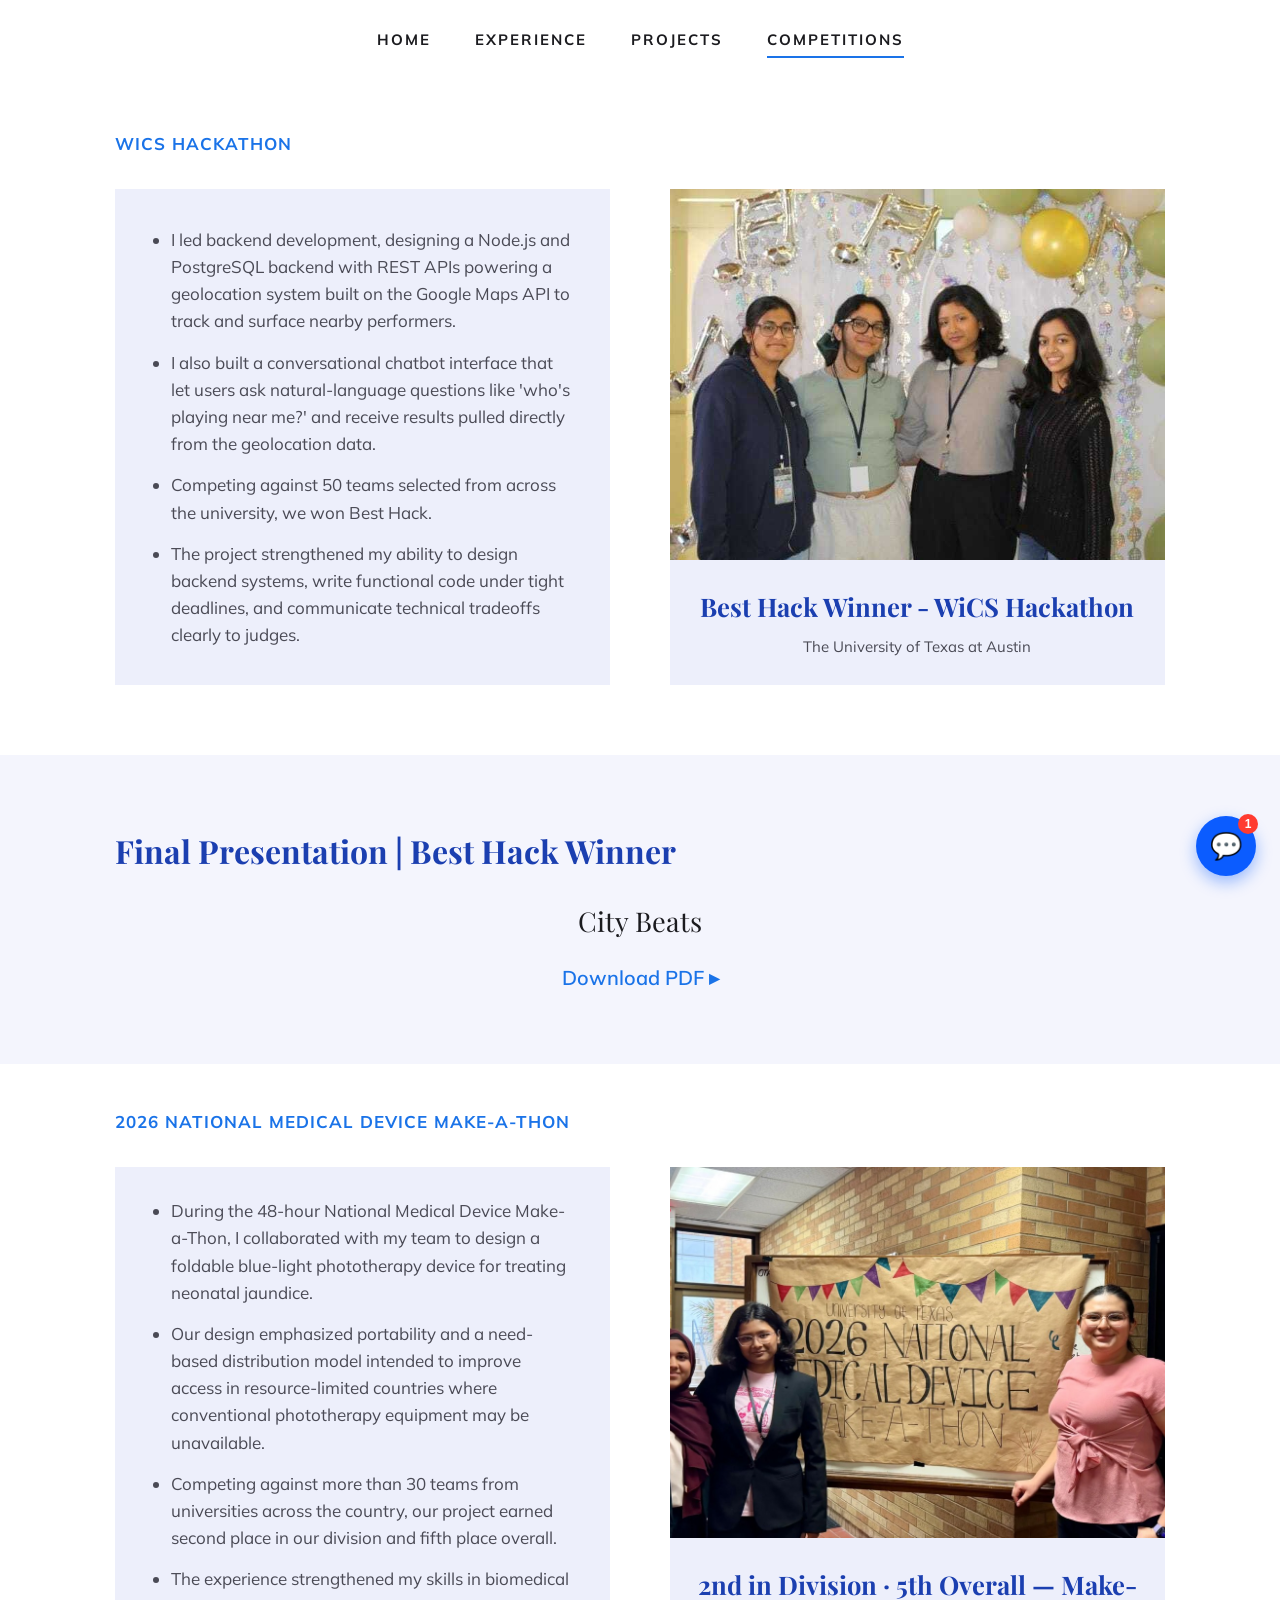
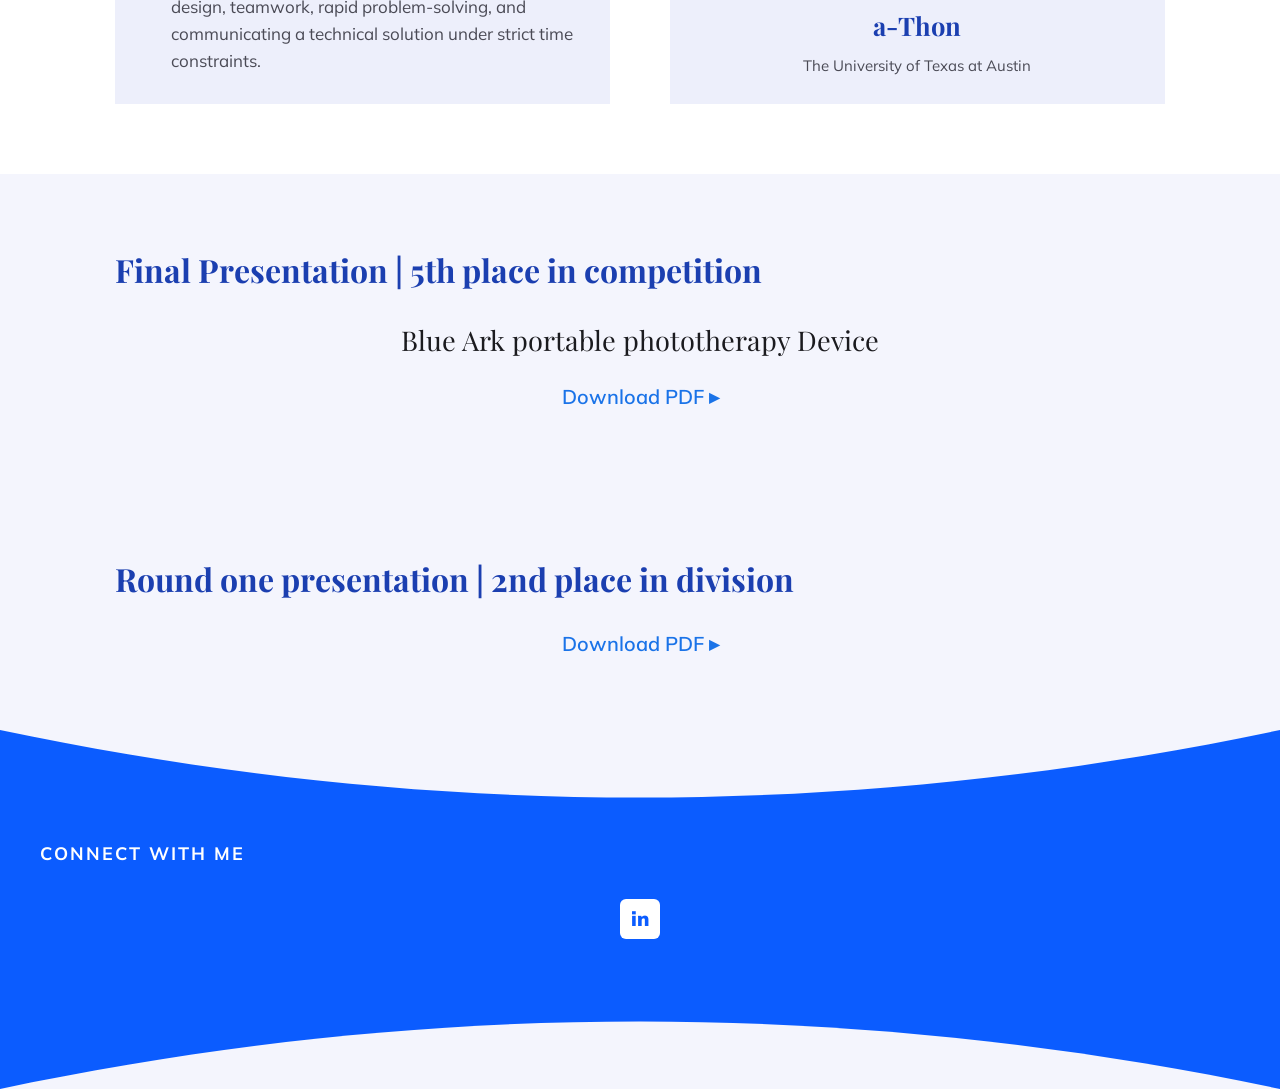
<file: competitions.html>
<!--
  ============================================================
  Competition page — "WiCS Hackathon"
  A standalone page that reuses the site's shared styles
  (styles.css) and chat behavior (script.js), and adds its own
  section styles from competitions.css. Section order:
    1. Hero banner        (tagline · title · subtitle)
    2. Full-width intro    (subheading + paragraph)
    3. Two columns         (role text  |  team photo + caption)
    4. Final presentation  (centered band + Download PDF)
  ============================================================
-->
<!DOCTYPE html>
<html lang="en">
<head>
  <meta charset="UTF-8" />
  <meta name="viewport" content="width=device-width, initial-scale=1.0" />
  <title>WiCS Hackathon</title>

  <!-- Same Google Fonts as the rest of the site -->
  <link rel="preconnect" href="https://fonts.googleapis.com" />
  <link rel="preconnect" href="https://fonts.gstatic.com" crossorigin />
  <link
    href="https://fonts.googleapis.com/css2?family=Mulish:wght@400;600;700&family=Playfair+Display:wght@700;900&display=swap"
    rel="stylesheet"
  />

  <!-- Shared site styles, then this page's own styles -->
  <link rel="stylesheet" href="styles.css" />
  <link rel="stylesheet" href="competitions.css" />
</head>

<body>

  <!-- ============================================================
       NAV BAR  (same as the landing page; links point back to it)
       ============================================================ -->
  <header class="site-nav">
    <nav class="nav-links">
      <a href="index.html" class="nav-link">Home</a>
      <a href="experience.html" class="nav-link">Experience</a>
      <a href="projects.html" class="nav-link">Projects</a>
      <a href="competitions.html" class="nav-link is-active">Competitions</a>
    </nav>
  </header>


  <!-- ============================================================
       TAGLINE  (sits directly above the two-column block below)
       ============================================================ -->
  <section class="comp-hero">
    <p class="comp-hero__eyebrow">WiCS Hackathon</p>
  </section>


  <!-- ============================================================
       3. TWO COLUMNS — role text (left) + team photo (right)
       ============================================================ -->
  <section class="comp-role">
    <div class="comp-role__inner">
      <!-- Left: my role.
           (You mentioned underlining asterisk-wrapped words, but the text
           you sent had no asterisks — so nothing is underlined yet. To
           underline a phrase, wrap it like <span class="u">phrase</span>.) -->
      <div class="comp-role__text">
        <ul class="comp-role__list">
          <li>I led backend development, designing a Node.js and PostgreSQL backend with REST APIs powering a geolocation system built on the Google Maps API to track and surface nearby performers.</li>
          <li>I also built a conversational chatbot interface that let users ask natural-language questions like 'who's playing near me?' and receive results pulled directly from the geolocation data.</li>
          <li>Competing against 50 teams selected from across the university, we won Best Hack.</li>
          <li>The project strengthened my ability to design backend systems, write functional code under tight deadlines, and communicate technical tradeoffs clearly to judges.</li>
        </ul>
      </div>

      <!-- Right: team photo + caption. Drop your image at assets/wics-team-photo.jpg
           (a gray placeholder shows until then). -->
      <div class="comp-role__photo">
        <img
          src="assets/wics-team-photo.jpg"
          alt="WiCS Hackathon team — Best Hack winners"
          onerror="this.onerror=null; this.src='data:image/svg+xml,%3Csvg xmlns=%22http://www.w3.org/2000/svg%22 width=%27800%27 height=%27500%27%3E%3Crect width=%27100%25%27 height=%27100%25%27 fill=%27%23dfe3f5%27/%3E%3Ctext x=%2750%25%27 y=%2750%25%27 font-family=%27sans-serif%27 font-size=%2724%27 fill=%27%236b7280%27 text-anchor=%27middle%27%3EAdd assets/wics-team-photo.jpg%3C/text%3E%3C/svg%3E';"
        />
        <div class="comp-role__caption">
          <p class="comp-role__caption-title">Best Hack Winner - WiCS Hackathon</p>
          <p class="comp-role__caption-sub">The University of Texas at Austin</p>
        </div>
      </div>
    </div>
  </section>


  <!-- ============================================================
       4. FINAL PRESENTATION  (centered full-width band)
       ============================================================ -->
  <section class="comp-final">
    <h2 class="comp-final__heading">Final Presentation | Best Hack Winner</h2>
    <p class="comp-final__project">City Beats</p>
    <p class="comp-final__download">
      <!-- Placeholder link — drop the real file at assets/city-beats-presentation.pdf -->
      <a href="assets/city-beats-presentation.pdf" download>Download PDF &#9656;</a>
    </p>
  </section>


  <!-- ============================================================
       COMPETITION 2 — 2026 National Medical Device Make-a-Thon
       Reuses the exact same classes/styling as the WiCS event above,
       so the format matches. The WiCS event is left untouched.
       ============================================================ -->
  <section class="comp-hero">
    <p class="comp-hero__eyebrow">2026 National Medical Device Make-a-Thon</p>
  </section>

  <section class="comp-role">
    <div class="comp-role__inner">
      <div class="comp-role__text">
        <ul class="comp-role__list">
          <li>During the 48-hour National Medical Device Make-a-Thon, I collaborated with my team to design a foldable blue-light phototherapy device for treating neonatal jaundice.</li>
          <li>Our design emphasized portability and a need-based distribution model intended to improve access in resource-limited countries where conventional phototherapy equipment may be unavailable.</li>
          <li>Competing against more than 30 teams from universities across the country, our project earned second place in our division and fifth place overall.</li>
          <li>The experience strengthened my skills in biomedical design, teamwork, rapid problem-solving, and communicating a technical solution under strict time constraints.</li>
        </ul>
      </div>

      <div class="comp-role__photo">
        <img
          src="assets/makeathon-team-photo.jpg"
          alt="National Medical Device Make-a-Thon team"
          onerror="this.onerror=null; this.src='data:image/svg+xml,%3Csvg xmlns=%22http://www.w3.org/2000/svg%22 width=%27800%27 height=%27500%27%3E%3Crect width=%27100%25%27 height=%27100%25%27 fill=%27%23dfe3f5%27/%3E%3Ctext x=%2750%25%27 y=%2750%25%27 font-family=%27sans-serif%27 font-size=%2724%27 fill=%27%236b7280%27 text-anchor=%27middle%27%3EAdd assets/makeathon-team-photo.jpg%3C/text%3E%3C/svg%3E';"
        />
        <div class="comp-role__caption">
          <p class="comp-role__caption-title">2nd in Division &middot; 5th Overall &mdash; Make-a-Thon</p>
          <p class="comp-role__caption-sub">The University of Texas at Austin</p>
        </div>
      </div>
    </div>
  </section>

  <!-- Presentation 1 (Final) -->
  <section class="comp-final">
    <h2 class="comp-final__heading">Final Presentation | 5th place in competition</h2>
    <p class="comp-final__project">Blue Ark portable phototherapy Device</p>
    <p class="comp-final__download">
      <!-- Placeholder link — drop the real file at assets/makeathon-final-presentation.pdf -->
      <a href="assets/makeathon-final-presentation.pdf" download>Download PDF &#9656;</a>
    </p>
  </section>

  <!-- Presentation 2 (Round One) -->
  <section class="comp-final">
    <h2 class="comp-final__heading">Round one presentation | 2nd place in division</h2>
    <p class="comp-final__download">
      <!-- Placeholder link — drop the real file at assets/makeathon-round-one-presentation.pdf -->
      <a href="assets/makeathon-round-one-presentation.pdf" download>Download PDF &#9656;</a>
    </p>
  </section>


  <!-- ============================================================
       FOOTER  (same as the landing page)
       ============================================================ -->
  <footer class="site-footer">
    <svg class="footer__wave-top" viewBox="0 0 1440 120" preserveAspectRatio="none" aria-hidden="true">
      <path d="M0,0 C480,120 960,120 1440,0 L1440,0 L0,0 Z" fill="#f4f5fd"></path>
    </svg>

    <div class="footer__content">
      <p class="footer__title">Connect With Me</p>
      <div class="footer__socials">
        <a href="https://www.linkedin.com/in/your-linkedin" class="footer__social" target="_blank" rel="noopener" aria-label="LinkedIn">
          <span class="footer__social-icon">in</span>
        </a>
      </div>
    </div>

    <svg class="footer__wave-bottom" viewBox="0 0 1440 120" preserveAspectRatio="none" aria-hidden="true">
      <path d="M0,120 C480,0 960,0 1440,120 L1440,120 L0,120 Z" fill="#f4f5fd"></path>
    </svg>
  </footer>


  <!-- ============================================================
       CHAT WIDGET  (same as the landing page)
       ============================================================ -->
  <div class="chat" id="chat">
    <div class="chat-window" id="chatWindow" hidden>
      <div class="chat-header">
        <span class="chat-header__back" aria-hidden="true">&#8249;</span>
        <span class="chat-header__title">Contact Us</span>
        <span class="chat-header__min" aria-hidden="true">&#8964;</span>
      </div>

      <div class="chat-intro">
        <div class="chat-avatar" aria-hidden="true">&#128100;</div>
        <p class="chat-intro__text">We'll respond as soon as we can.</p>
      </div>

      <div class="chat-body" id="chatBody">
        <div class="chat-row chat-row--host">
          <div class="chat-avatar chat-avatar--small" aria-hidden="true">&#128100;</div>
          <div class="chat-bubble-wrap">
            <div class="chat-bubble chat-bubble--host">Let me know if you have any questions!</div>
            <p class="chat-meta">Avika Aggarwal | Computer Science &amp; Mathematics <span id="chatTime"></span></p>
          </div>
        </div>
      </div>

      <form class="chat-input" id="chatForm">
        <input
          type="text"
          id="chatInput"
          class="chat-input__field"
          placeholder="Enter your question or message here"
          autocomplete="off"
        />
        <button type="submit" class="chat-input__send" aria-label="Send message">&#10148;</button>
      </form>
    </div>

    <button class="chat-launcher" id="chatLauncher" aria-label="Open chat">
      <span class="chat-launcher__icon" id="chatLauncherIcon">&#128172;</span>
      <span class="chat-launcher__badge" id="chatBadge">1</span>
    </button>
  </div>

  <script src="script.js"></script>
</body>
</html>
</file>
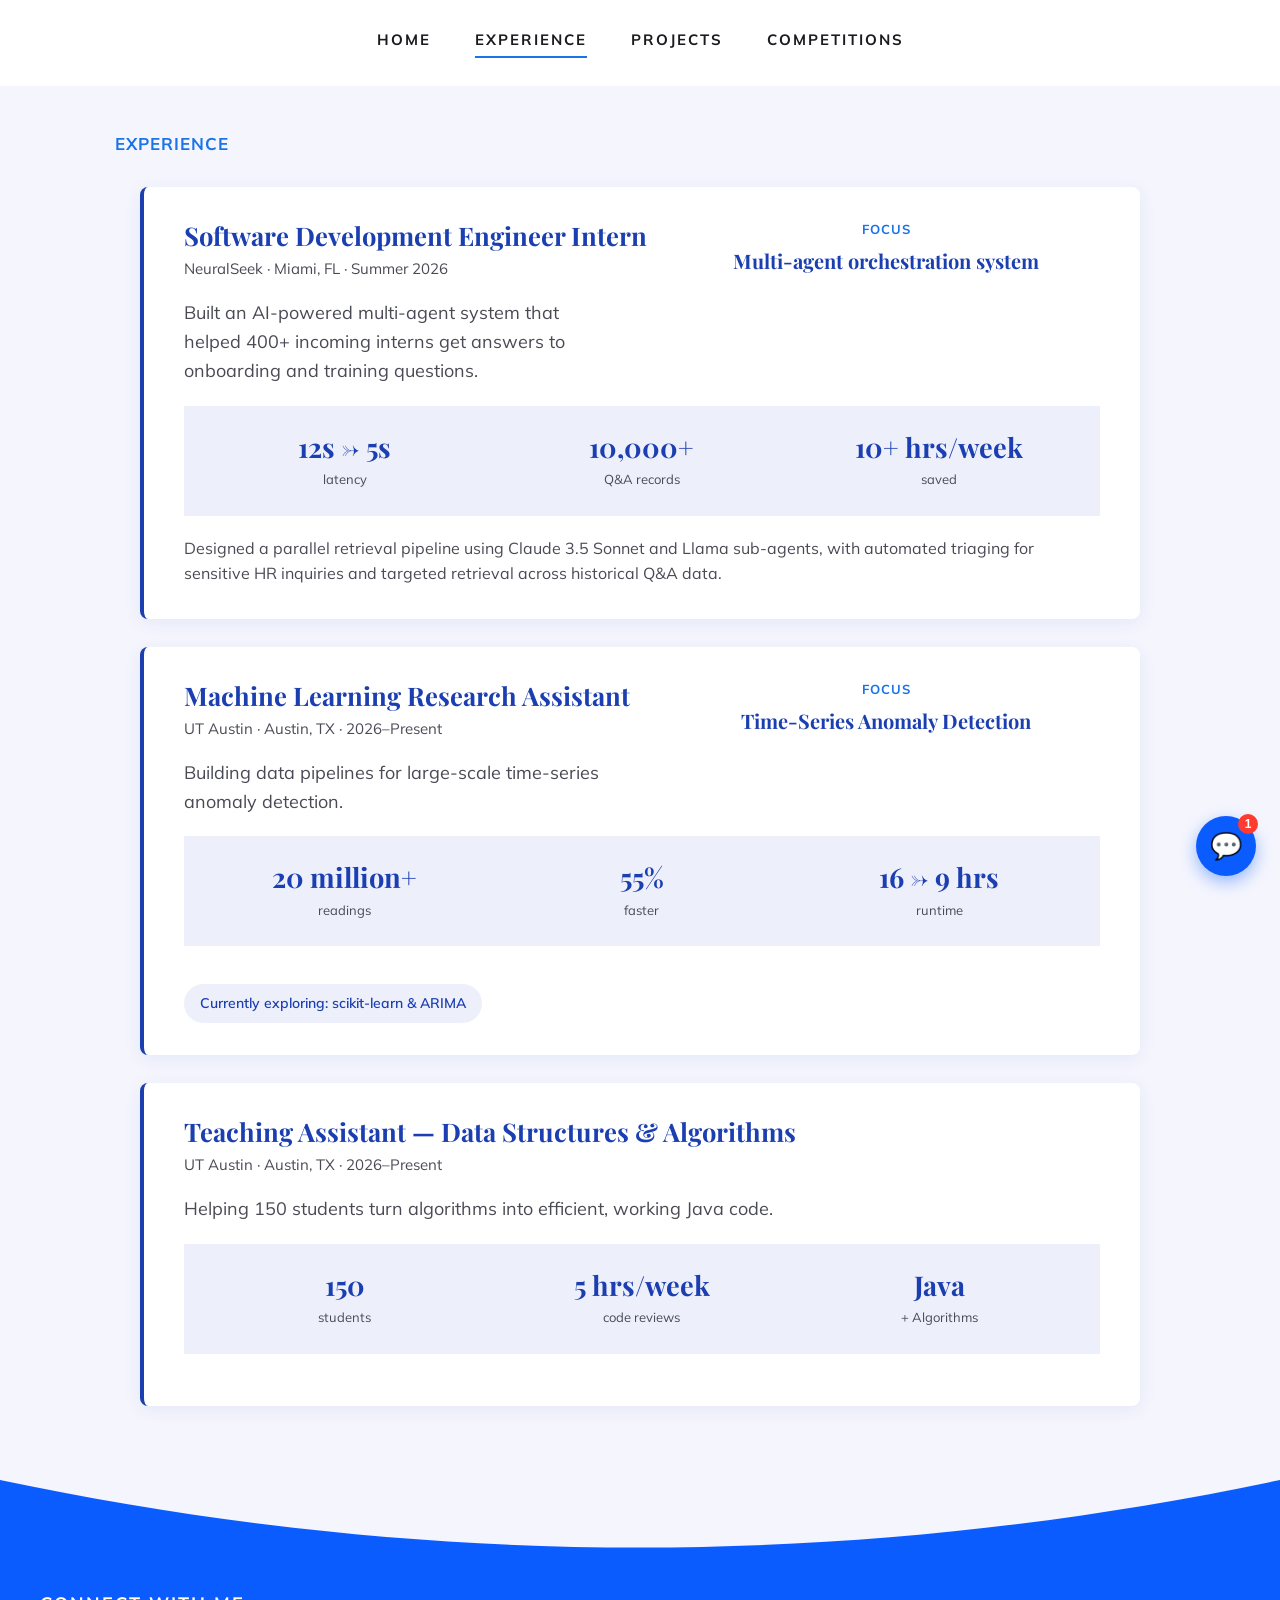
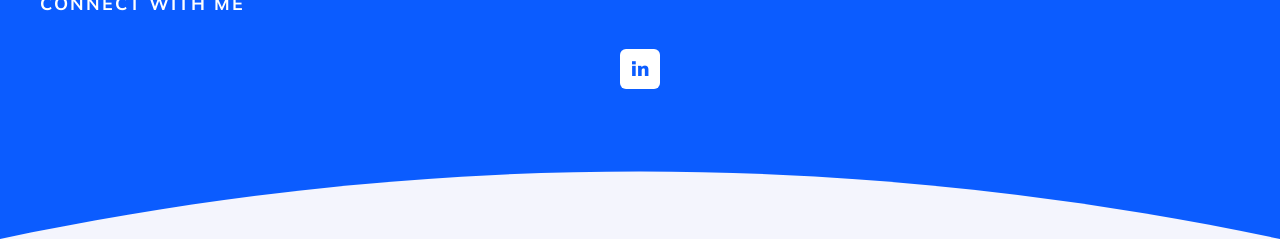
<file: experience.html>
<!--
  ============================================================
  Experience page
  Standalone page that reuses the site's shared styles
  (styles.css) and chat behavior (script.js), with its own
  section styles from experience.css.
    - Tagline at the top
    - One block per role: title · company/location/dates,
      an optional FOCUS label, a description, a 3-stat tile
      row, and a detail line/tag. Divider between roles.
  ============================================================
-->
<!DOCTYPE html>
<html lang="en">
<head>
  <meta charset="UTF-8" />
  <meta name="viewport" content="width=device-width, initial-scale=1.0" />
  <title>Experience</title>

  <!-- Same Google Fonts as the rest of the site -->
  <link rel="preconnect" href="https://fonts.googleapis.com" />
  <link rel="preconnect" href="https://fonts.gstatic.com" crossorigin />
  <link
    href="https://fonts.googleapis.com/css2?family=Mulish:wght@400;600;700&family=Playfair+Display:wght@700;900&display=swap"
    rel="stylesheet"
  />

  <!-- Shared site styles, then this page's own styles -->
  <link rel="stylesheet" href="styles.css" />
  <link rel="stylesheet" href="experience.css" />
</head>

<body>

  <!-- ============================================================
       NAV BAR (same as the other pages)
       ============================================================ -->
  <header class="site-nav">
    <nav class="nav-links">
      <a href="index.html" class="nav-link">Home</a>
      <a href="experience.html" class="nav-link is-active">Experience</a>
      <a href="projects.html" class="nav-link">Projects</a>
      <a href="competitions.html" class="nav-link">Competitions</a>
    </nav>
  </header>


  <!-- ============================================================
       TAGLINE (same style as the competitions tagline)
       ============================================================ -->
  <section class="exp-hero">
    <p class="exp-hero__eyebrow">Experience</p>
  </section>


  <!-- ============================================================
       EXPERIENCE ENTRIES
       ============================================================ -->
  <section class="exp-list">
    <div class="exp-list__inner">

      <!-- Role 1 -->
      <article class="exp-item">
        <h2 class="exp-item__title">Software Development Engineer Intern</h2>
        <p class="exp-item__meta">NeuralSeek · Miami, FL · Summer 2026</p>

        <div class="exp-item__body">
          <p class="exp-item__desc">
            Built an AI-powered multi-agent system that helped 400+ incoming interns get
            answers to onboarding and training questions.
          </p>
          <div class="exp-item__focus">
            <p class="exp-item__focus-label">Focus</p>
            <p class="exp-item__focus-value">Multi-agent orchestration system</p>
          </div>
        </div>

        <div class="exp-metrics">
          <div class="exp-metric">
            <p class="exp-metric__value">12s &rarr; 5s</p>
            <p class="exp-metric__label">latency</p>
          </div>
          <div class="exp-metric">
            <p class="exp-metric__value">10,000+</p>
            <p class="exp-metric__label">Q&amp;A records</p>
          </div>
          <div class="exp-metric">
            <p class="exp-metric__value">10+ hrs/week</p>
            <p class="exp-metric__label">saved</p>
          </div>
        </div>

        <p class="exp-item__detail">
          Designed a parallel retrieval pipeline using Claude 3.5 Sonnet and Llama
          sub-agents, with automated triaging for sensitive HR inquiries and targeted
          retrieval across historical Q&amp;A data.
        </p>
      </article>

      <!-- Role 2 -->
      <article class="exp-item">
        <h2 class="exp-item__title">Machine Learning Research Assistant</h2>
        <p class="exp-item__meta">UT Austin · Austin, TX · 2026–Present</p>

        <div class="exp-item__body">
          <p class="exp-item__desc">
            Building data pipelines for large-scale time-series anomaly detection.
          </p>
          <div class="exp-item__focus">
            <p class="exp-item__focus-label">Focus</p>
            <p class="exp-item__focus-value">Time-Series Anomaly Detection</p>
          </div>
        </div>

        <div class="exp-metrics">
          <div class="exp-metric">
            <p class="exp-metric__value">20 million+</p>
            <p class="exp-metric__label">readings</p>
          </div>
          <div class="exp-metric">
            <p class="exp-metric__value">55%</p>
            <p class="exp-metric__label">faster</p>
          </div>
          <div class="exp-metric">
            <p class="exp-metric__value">16 &rarr; 9 hrs</p>
            <p class="exp-metric__label">runtime</p>
          </div>
        </div>

        <p class="exp-item__tag">Currently exploring: scikit-learn &amp; ARIMA</p>
      </article>

      <!-- Role 3 (no focus label) -->
      <article class="exp-item">
        <h2 class="exp-item__title">Teaching Assistant — Data Structures &amp; Algorithms</h2>
        <p class="exp-item__meta">UT Austin · Austin, TX · 2026–Present</p>

        <p class="exp-item__desc">
          Helping 150 students turn algorithms into efficient, working Java code.
        </p>

        <div class="exp-metrics">
          <div class="exp-metric">
            <p class="exp-metric__value">150</p>
            <p class="exp-metric__label">students</p>
          </div>
          <div class="exp-metric">
            <p class="exp-metric__value">5 hrs/week</p>
            <p class="exp-metric__label">code reviews</p>
          </div>
          <div class="exp-metric">
            <p class="exp-metric__value">Java</p>
            <p class="exp-metric__label">+ Algorithms</p>
          </div>
        </div>
      </article>

    </div>
  </section>


  <!-- ============================================================
       FOOTER (same as the other pages)
       ============================================================ -->
  <footer class="site-footer">
    <svg class="footer__wave-top" viewBox="0 0 1440 120" preserveAspectRatio="none" aria-hidden="true">
      <path d="M0,0 C480,120 960,120 1440,0 L1440,0 L0,0 Z" fill="#f4f5fd"></path>
    </svg>

    <div class="footer__content">
      <p class="footer__title">Connect With Me</p>
      <div class="footer__socials">
        <a href="https://www.linkedin.com/in/your-linkedin" class="footer__social" target="_blank" rel="noopener" aria-label="LinkedIn">
          <span class="footer__social-icon">in</span>
        </a>
      </div>
    </div>

    <svg class="footer__wave-bottom" viewBox="0 0 1440 120" preserveAspectRatio="none" aria-hidden="true">
      <path d="M0,120 C480,0 960,0 1440,120 L1440,120 L0,120 Z" fill="#f4f5fd"></path>
    </svg>
  </footer>


  <!-- ============================================================
       CHAT WIDGET (same as the other pages)
       ============================================================ -->
  <div class="chat" id="chat">
    <div class="chat-window" id="chatWindow" hidden>
      <div class="chat-header">
        <span class="chat-header__back" aria-hidden="true">&#8249;</span>
        <span class="chat-header__title">Contact Us</span>
        <span class="chat-header__min" aria-hidden="true">&#8964;</span>
      </div>

      <div class="chat-intro">
        <div class="chat-avatar" aria-hidden="true">&#128100;</div>
        <p class="chat-intro__text">We'll respond as soon as we can.</p>
      </div>

      <div class="chat-body" id="chatBody">
        <div class="chat-row chat-row--host">
          <div class="chat-avatar chat-avatar--small" aria-hidden="true">&#128100;</div>
          <div class="chat-bubble-wrap">
            <div class="chat-bubble chat-bubble--host">Let me know if you have any questions!</div>
            <p class="chat-meta">Avika Aggarwal | Computer Science &amp; Mathematics <span id="chatTime"></span></p>
          </div>
        </div>
      </div>

      <form class="chat-input" id="chatForm">
        <input
          type="text"
          id="chatInput"
          class="chat-input__field"
          placeholder="Enter your question or message here"
          autocomplete="off"
        />
        <button type="submit" class="chat-input__send" aria-label="Send message">&#10148;</button>
      </form>
    </div>

    <button class="chat-launcher" id="chatLauncher" aria-label="Open chat">
      <span class="chat-launcher__icon" id="chatLauncherIcon">&#128172;</span>
      <span class="chat-launcher__badge" id="chatBadge">1</span>
    </button>
  </div>

  <script src="script.js"></script>
</body>
</html>
</file>
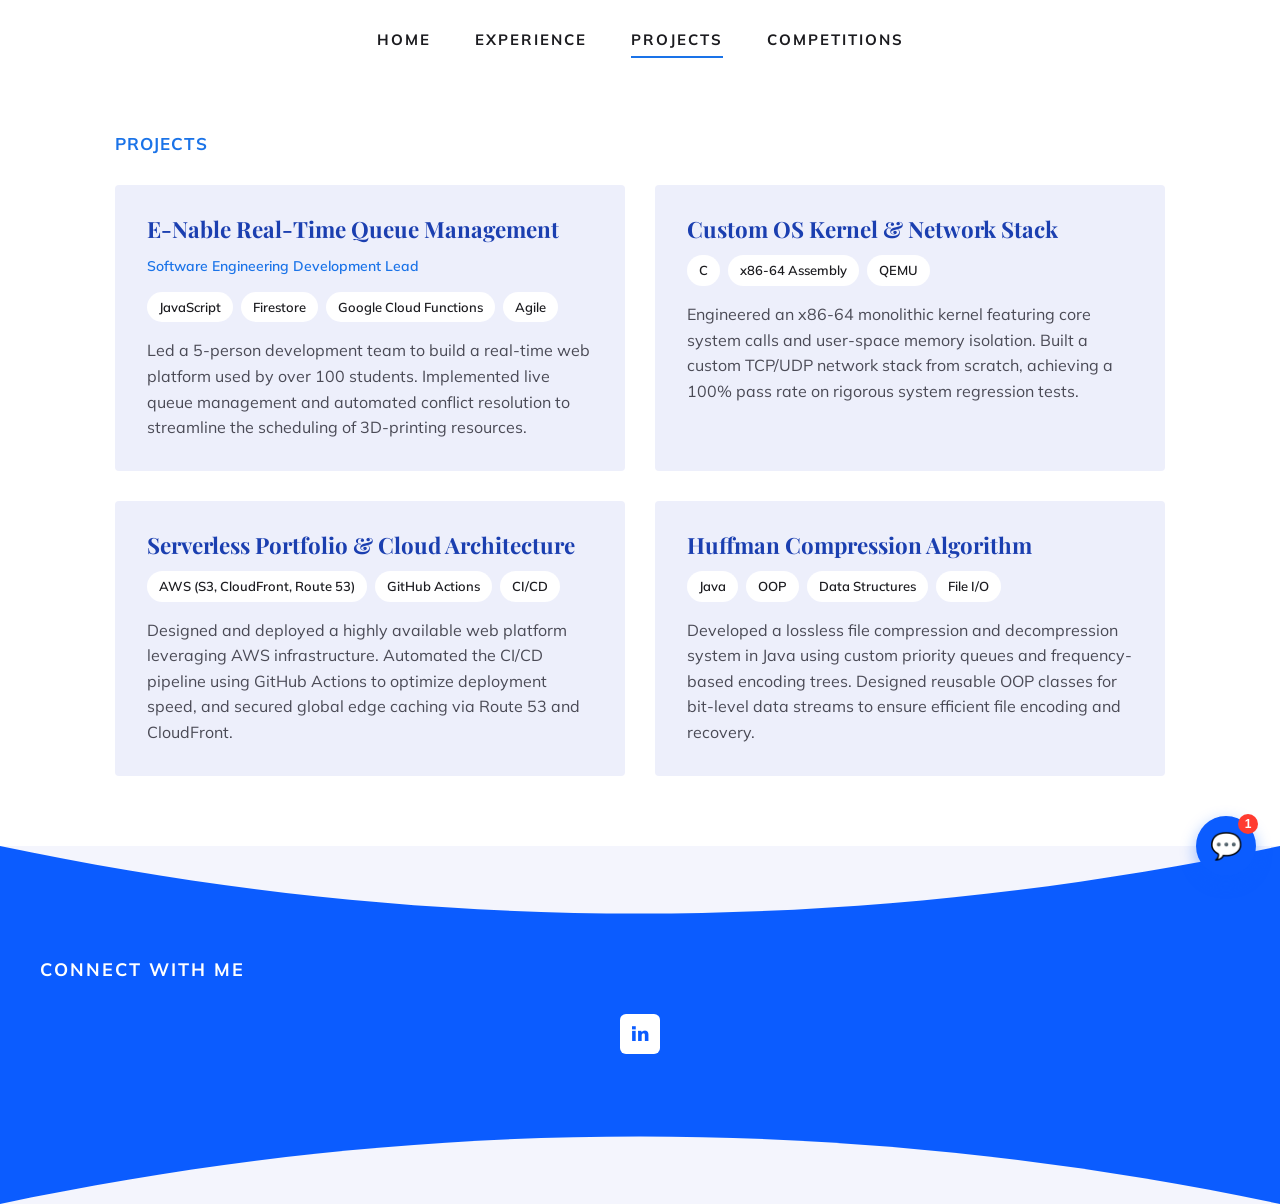
<file: projects.html>
<!--
  ============================================================
  Projects page
  Standalone page that reuses the site's shared styles
  (styles.css) and chat behavior (script.js), with its own
  section styles from projects.css.
    - Tagline at the top
    - A 2-column grid of project cards. Each card:
      title (serif) · optional role · tech-stack pills · description
  ============================================================
-->
<!DOCTYPE html>
<html lang="en">
<head>
  <meta charset="UTF-8" />
  <meta name="viewport" content="width=device-width, initial-scale=1.0" />
  <title>Projects</title>

  <!-- Same Google Fonts as the rest of the site -->
  <link rel="preconnect" href="https://fonts.googleapis.com" />
  <link rel="preconnect" href="https://fonts.gstatic.com" crossorigin />
  <link
    href="https://fonts.googleapis.com/css2?family=Mulish:wght@400;600;700&family=Playfair+Display:wght@700;900&display=swap"
    rel="stylesheet"
  />

  <!-- Shared site styles, then this page's own styles -->
  <link rel="stylesheet" href="styles.css" />
  <link rel="stylesheet" href="projects.css" />
</head>

<body>

  <!-- ============================================================
       NAV BAR (same as the other pages)
       ============================================================ -->
  <header class="site-nav">
    <nav class="nav-links">
      <a href="index.html" class="nav-link">Home</a>
      <a href="experience.html" class="nav-link">Experience</a>
      <a href="projects.html" class="nav-link is-active">Projects</a>
      <a href="competitions.html" class="nav-link">Competitions</a>
    </nav>
  </header>


  <!-- ============================================================
       TAGLINE (same style as the other page taglines)
       ============================================================ -->
  <section class="proj-hero">
    <p class="proj-hero__eyebrow">Projects</p>
  </section>


  <!-- ============================================================
       PROJECT CARDS
       ============================================================ -->
  <section class="proj-list">
    <div class="proj-grid">

      <!-- Project 1 -->
      <article class="proj-card">
        <h2 class="proj-card__title">E-Nable Real-Time Queue Management</h2>
        <p class="proj-card__role">Software Engineering Development Lead</p>
        <div class="proj-card__tech">
          <span class="proj-tech">JavaScript</span>
          <span class="proj-tech">Firestore</span>
          <span class="proj-tech">Google Cloud Functions</span>
          <span class="proj-tech">Agile</span>
        </div>
        <p class="proj-card__desc">
          Led a 5-person development team to build a real-time web platform used by over
          100 students. Implemented live queue management and automated conflict resolution
          to streamline the scheduling of 3D-printing resources.
        </p>
      </article>

      <!-- Project 2 -->
      <article class="proj-card">
        <h2 class="proj-card__title">Custom OS Kernel &amp; Network Stack</h2>
        <div class="proj-card__tech">
          <span class="proj-tech">C</span>
          <span class="proj-tech">x86-64 Assembly</span>
          <span class="proj-tech">QEMU</span>
        </div>
        <p class="proj-card__desc">
          Engineered an x86-64 monolithic kernel featuring core system calls and user-space
          memory isolation. Built a custom TCP/UDP network stack from scratch, achieving a
          100% pass rate on rigorous system regression tests.
        </p>
      </article>

      <!-- Project 3 -->
      <article class="proj-card">
        <h2 class="proj-card__title">Serverless Portfolio &amp; Cloud Architecture</h2>
        <div class="proj-card__tech">
          <span class="proj-tech">AWS (S3, CloudFront, Route 53)</span>
          <span class="proj-tech">GitHub Actions</span>
          <span class="proj-tech">CI/CD</span>
        </div>
        <p class="proj-card__desc">
          Designed and deployed a highly available web platform leveraging AWS
          infrastructure. Automated the CI/CD pipeline using GitHub Actions to optimize
          deployment speed, and secured global edge caching via Route 53 and CloudFront.
        </p>
      </article>

      <!-- Project 4 -->
      <article class="proj-card">
        <h2 class="proj-card__title">Huffman Compression Algorithm</h2>
        <div class="proj-card__tech">
          <span class="proj-tech">Java</span>
          <span class="proj-tech">OOP</span>
          <span class="proj-tech">Data Structures</span>
          <span class="proj-tech">File I/O</span>
        </div>
        <p class="proj-card__desc">
          Developed a lossless file compression and decompression system in Java using
          custom priority queues and frequency-based encoding trees. Designed reusable OOP
          classes for bit-level data streams to ensure efficient file encoding and recovery.
        </p>
      </article>

    </div>
  </section>


  <!-- ============================================================
       FOOTER (same as the other pages)
       ============================================================ -->
  <footer class="site-footer">
    <svg class="footer__wave-top" viewBox="0 0 1440 120" preserveAspectRatio="none" aria-hidden="true">
      <path d="M0,0 C480,120 960,120 1440,0 L1440,0 L0,0 Z" fill="#f4f5fd"></path>
    </svg>

    <div class="footer__content">
      <p class="footer__title">Connect With Me</p>
      <div class="footer__socials">
        <a href="https://www.linkedin.com/in/your-linkedin" class="footer__social" target="_blank" rel="noopener" aria-label="LinkedIn">
          <span class="footer__social-icon">in</span>
        </a>
      </div>
    </div>

    <svg class="footer__wave-bottom" viewBox="0 0 1440 120" preserveAspectRatio="none" aria-hidden="true">
      <path d="M0,120 C480,0 960,0 1440,120 L1440,120 L0,120 Z" fill="#f4f5fd"></path>
    </svg>
  </footer>


  <!-- ============================================================
       CHAT WIDGET (same as the other pages)
       ============================================================ -->
  <div class="chat" id="chat">
    <div class="chat-window" id="chatWindow" hidden>
      <div class="chat-header">
        <span class="chat-header__back" aria-hidden="true">&#8249;</span>
        <span class="chat-header__title">Contact Us</span>
        <span class="chat-header__min" aria-hidden="true">&#8964;</span>
      </div>

      <div class="chat-intro">
        <div class="chat-avatar" aria-hidden="true">&#128100;</div>
        <p class="chat-intro__text">We'll respond as soon as we can.</p>
      </div>

      <div class="chat-body" id="chatBody">
        <div class="chat-row chat-row--host">
          <div class="chat-avatar chat-avatar--small" aria-hidden="true">&#128100;</div>
          <div class="chat-bubble-wrap">
            <div class="chat-bubble chat-bubble--host">Let me know if you have any questions!</div>
            <p class="chat-meta">Avika Aggarwal | Computer Science &amp; Mathematics <span id="chatTime"></span></p>
          </div>
        </div>
      </div>

      <form class="chat-input" id="chatForm">
        <input
          type="text"
          id="chatInput"
          class="chat-input__field"
          placeholder="Enter your question or message here"
          autocomplete="off"
        />
        <button type="submit" class="chat-input__send" aria-label="Send message">&#10148;</button>
      </form>
    </div>

    <button class="chat-launcher" id="chatLauncher" aria-label="Open chat">
      <span class="chat-launcher__icon" id="chatLauncherIcon">&#128172;</span>
      <span class="chat-launcher__badge" id="chatBadge">1</span>
    </button>
  </div>

  <script src="script.js"></script>
</body>
</html>
</file>
<file: styles.css>
/* ============================================================
   Avika Aggarwal — landing page styles
   Organized top-to-bottom in the same order as index.html:
     0. Design tokens (colors + fonts)  -> edit these to re-theme
     1. Base / resets
     2. Nav bar
     3. Hero
     4. Highlights (cards)
     5. Résumé
     6. Footer
     7. Chat widget
     8. Responsive (phones / tablets)
   ============================================================ */


/* ---------- 0. DESIGN TOKENS -------------------------------- */
:root {
  /* Colors */
  --blue: #0b5cff;          /* primary blue: buttons + footer band */
  --blue-link: #1a73e8;     /* lighter blue: tagline, links, small headings */
  --ink: #1b1b1f;           /* near-black for big headings */
  --body: #4a4a55;          /* gray for paragraph text */
  --lavender: #edeffb;      /* hero panel + résumé background */
  --lavender-2: #f4f5fd;    /* soft page-section background */
  --white: #ffffff;
  --line: #d9ddf1;          /* thin divider lines */

  /* Fonts */
  --font-serif: "Playfair Display", Georgia, "Times New Roman", serif;
  --font-sans: "Mulish", -apple-system, BlinkMacSystemFont, "Segoe UI", Roboto, sans-serif;
}


/* ---------- 1. BASE / RESETS -------------------------------- */
* {
  box-sizing: border-box;
  margin: 0;
  padding: 0;
}

html {
  scroll-behavior: smooth; /* smooth scroll when nav tabs are clicked */
}

body {
  font-family: var(--font-sans);
  color: var(--body);
  background: var(--white);
  line-height: 1.6;
}

img {
  max-width: 100%;
  display: block;
}

a {
  color: var(--blue-link);
  text-decoration: none;
}


/* ---------- 2. NAV BAR -------------------------------------- */
.site-nav {
  background: var(--white);
  padding: 28px 20px;
}

.nav-links {
  display: flex;
  justify-content: center;
  gap: 44px;
}

.nav-link {
  color: var(--ink);
  font-weight: 700;
  font-size: 15px;
  letter-spacing: 2px;      /* wide spacing like the screenshot */
  text-transform: uppercase;
  padding-bottom: 4px;
}

.nav-link:hover {
  color: var(--blue);
}

/* Active tab gets a blue underline */
.nav-link.is-active {
  color: var(--ink);
  border-bottom: 2px solid var(--blue-link);
}


/* ---------- 3. HERO ----------------------------------------- */
.hero {
  display: grid;
  grid-template-columns: 1fr 1fr; /* photo | text panel */
  align-items: stretch;
  gap: 0;
  /* Larger side gaps so the hero sits inset from the page edges (like the
     reference). 9% on each side scales with the screen width — increase it
     for even more breathing room, decrease it to sit closer to the edges. */
  padding: 10px 9% 60px;
}

.hero__photo img {
  width: 100%;
  height: 100%;
  object-fit: cover;   /* fill the box, cropping as needed */
  /* Box proportions — a tall portrait, like the reference. This controls the
     height no matter what photo you drop in.
     Even taller: use 3 / 4 or 2 / 3.   Shorter: use 1 / 1 or 5 / 4. */
  aspect-ratio: 4 / 5;
}

.hero__panel {
  background: var(--lavender);
  display: flex;
  flex-direction: column;
  justify-content: center;
  align-items: center;
  text-align: center;
  padding: 40px 60px;
}

.hero__eyebrow {
  color: var(--blue-link);
  font-weight: 700;
  letter-spacing: 1px;
  text-transform: uppercase;
  font-size: 17px;
  margin-bottom: 18px;
}

.hero__name {
  font-family: var(--font-serif);
  color: var(--ink);
  font-weight: 900;
  font-size: 52px;
  line-height: 1.1;
  margin-bottom: 20px;
}

.hero__bio {
  color: var(--body);
  font-size: 19px;
  max-width: 460px;
}


/* ---------- 4. HIGHLIGHTS (CARDS) --------------------------- */
.highlights {
  padding: 60px 40px 80px;
  max-width: 1400px;
  margin: 0 auto;
}

.highlights__eyebrow {
  color: var(--blue-link);
  font-weight: 700;
  letter-spacing: 1px;
  text-transform: uppercase;
  font-size: 15px;
  margin-bottom: 26px;
}

/* Three equal columns on a soft lavender panel */
.cards {
  display: grid;
  grid-template-columns: repeat(3, 1fr);
  background: var(--lavender);
  border-radius: 4px;
  padding: 20px 10px 40px;
}

.card {
  padding: 30px 34px;
  text-align: center;
  /* thin divider between cards */
  border-right: 1px solid var(--line);
  /* stack contents vertically so the button can be pinned to the bottom */
  display: flex;
  flex-direction: column;
}
.card:last-child {
  border-right: none;
}

.card__title {
  font-family: var(--font-serif);
  color: var(--ink);
  font-weight: 700;
  font-size: 34px;
  margin-bottom: 18px;
}

.card__text {
  color: var(--body);
  font-size: 17px;
  margin-bottom: 28px;
}

/* Bright blue button, white uppercase letter-spaced text */
.card__button {
  display: inline-block;
  background: var(--blue);
  color: var(--white);
  font-weight: 700;
  font-size: 13px;
  letter-spacing: 1.5px;
  text-transform: uppercase;
  padding: 16px 28px;
  border-radius: 2px;
  /* push all buttons to the bottom of their card so they line up,
     and keep each button hugging its own text width (centered) */
  margin-top: auto;
  align-self: center;
}
.card__button:hover {
  background: #0847cc; /* slightly darker blue on hover */
}


/* ---------- 5. RÉSUMÉ --------------------------------------- */
.resume {
  background: var(--lavender-2);
  padding: 60px 40px 80px;
}

.resume__eyebrow {
  color: var(--blue-link);
  font-weight: 700;
  letter-spacing: 1px;
  text-transform: uppercase;
  font-size: 20px;
  max-width: 1200px;
  margin: 0 auto 30px;
}

.resume__download-row {
  text-align: center;
  margin-bottom: 34px;
}

.resume__download {
  color: var(--blue-link);
  font-size: 22px;
  font-weight: 600;
}
.resume__download:hover {
  text-decoration: underline;
}

/* White "paper" that holds the résumé preview */
.resume__paper {
  display: block;
  width: 100%;
  max-width: 850px;
  margin: 0 auto;
  /* Tall enough to preview a full page of the résumé. If your résumé is more
     than one page and you want every page shown without scrolling inside the
     box, increase this (about 1100px per page, e.g. 2200px for two pages). */
  height: 1100px;
  border: none;
  box-shadow: 0 1px 3px rgba(0, 0, 0, 0.08);
  background: var(--white);
}

.doc-name {
  text-align: center;
  font-size: 20px;
  margin-bottom: 4px;
}
.doc-contact {
  text-align: center;
  font-size: 13px;
  margin-bottom: 16px;
}
.doc-summary {
  margin-bottom: 20px;
}
.doc-heading {
  text-transform: uppercase;
  border-bottom: 1px solid #000;
  padding-bottom: 3px;
  margin: 18px 0 8px;
  font-size: 15px;
}
.doc-date {
  float: right;
  font-style: italic;
}
.resume__paper ul {
  margin: 6px 0 0 22px;
}


/* ---------- 6. FOOTER --------------------------------------- */
.site-footer {
  position: relative;
  background: var(--blue);
  color: var(--white);
  /* curved edges are drawn by the SVG waves top and bottom */
}

.footer__wave-top,
.footer__wave-bottom {
  display: block;
  width: 100%;
  height: 90px;
}

.footer__content {
  padding: 20px 40px 60px;
  max-width: 1400px;
  margin: 0 auto;
}

.footer__title {
  font-weight: 700;
  letter-spacing: 2px;
  text-transform: uppercase;
  font-size: 18px;
  margin-bottom: 30px;
}

.footer__socials {
  display: flex;
  justify-content: center;
}

/* White rounded square with a blue "in" — the LinkedIn mark */
.footer__social {
  display: inline-flex;
  align-items: center;
  justify-content: center;
  width: 40px;
  height: 40px;
  background: var(--white);
  border-radius: 6px;
}
.footer__social-icon {
  color: var(--blue);
  font-weight: 900;
  font-size: 20px;
  font-family: var(--font-sans);
  line-height: 1;
}
.footer__social:hover {
  transform: translateY(-2px);
  transition: transform 0.15s ease;
}


/* ---------- 7. CHAT WIDGET ---------------------------------- */
.chat {
  position: fixed;
  right: 24px;
  bottom: 24px;
  z-index: 1000;
  font-family: var(--font-sans);
}

/* Round launcher button */
.chat-launcher {
  position: relative;
  width: 60px;
  height: 60px;
  border: none;
  border-radius: 50%;
  background: var(--blue);
  color: var(--white);
  font-size: 26px;
  cursor: pointer;
  box-shadow: 0 6px 16px rgba(11, 92, 255, 0.4);
  margin-left: auto;
  display: block;
}
.chat-launcher:hover {
  background: #0847cc;
}

/* Little red "1" badge */
.chat-launcher__badge {
  position: absolute;
  top: -2px;
  right: -2px;
  min-width: 20px;
  height: 20px;
  padding: 0 5px;
  background: #ff3b30;
  color: #fff;
  font-size: 12px;
  font-weight: 700;
  border-radius: 10px;
  display: flex;
  align-items: center;
  justify-content: center;
}
.chat-launcher__badge[hidden] {
  display: none;
}

/* The chat window */
.chat-window {
  width: 340px;
  max-width: calc(100vw - 40px);
  background: var(--white);
  border-radius: 14px;
  overflow: hidden;
  box-shadow: 0 12px 40px rgba(0, 0, 0, 0.22);
  margin-bottom: 16px;
}
.chat-window[hidden] {
  display: none;
}

.chat-header {
  background: var(--blue);
  color: var(--white);
  display: flex;
  align-items: center;
  justify-content: space-between;
  padding: 14px 16px;
  font-weight: 600;
}
.chat-header__title {
  font-size: 16px;
}
.chat-header__back,
.chat-header__min {
  font-size: 18px;
  opacity: 0.9;
}

.chat-intro {
  background: var(--blue);
  color: var(--white);
  text-align: center;
  padding: 0 16px 22px;
}
.chat-avatar {
  width: 54px;
  height: 54px;
  margin: 0 auto 8px;
  border-radius: 50%;
  background: #e79ab0;
  color: #fff;
  display: flex;
  align-items: center;
  justify-content: center;
  font-size: 26px;
}
.chat-intro__text {
  font-size: 14px;
}

.chat-body {
  padding: 18px 14px;
  min-height: 220px;
  max-height: 300px;
  overflow-y: auto;
  background: var(--white);
}

/* One message row = small avatar + bubble */
.chat-row {
  display: flex;
  gap: 8px;
  margin-bottom: 16px;
  align-items: flex-start;
}
.chat-avatar--small {
  width: 30px;
  height: 30px;
  font-size: 15px;
  margin: 0;
  flex-shrink: 0;
}

.chat-bubble {
  padding: 10px 14px;
  border-radius: 14px;
  font-size: 14px;
  display: inline-block;
}
.chat-bubble--host {
  background: #eef0f4;
  color: #1b1b1f;
}
.chat-bubble--visitor {
  background: var(--blue);
  color: #fff;
}
.chat-meta {
  font-size: 11px;
  color: #8a8a94;
  margin-top: 5px;
}

/* Visitor rows align to the right */
.chat-row--visitor {
  flex-direction: row-reverse;
}
.chat-row--visitor .chat-meta {
  text-align: right;
}

.chat-input {
  display: flex;
  align-items: center;
  gap: 8px;
  border-top: 1px solid #ececf2;
  padding: 10px 12px;
}
.chat-input__field {
  flex: 1;
  border: none;
  outline: none;
  font-size: 14px;
  font-family: var(--font-sans);
  padding: 8px 4px;
}
.chat-input__send {
  width: 38px;
  height: 38px;
  border: none;
  border-radius: 50%;
  background: var(--blue);
  color: #fff;
  font-size: 16px;
  cursor: pointer;
  flex-shrink: 0;
}
.chat-input__send:hover {
  background: #0847cc;
}


/* ---------- GIVING BACK (slideshow section) ------------------ */
.giving {
  background: var(--lavender-2);
  padding: 60px 40px 90px;
}

/* Small blue uppercase label — matches the other section eyebrows */
.giving__eyebrow {
  color: var(--blue-link);
  font-weight: 700;
  letter-spacing: 1px;
  text-transform: uppercase;
  font-size: 20px;
  max-width: 1200px;
  margin: 0 auto 34px;
}

/* Two columns: slideshow on the left, one paragraph on the right */
.giving__row {
  max-width: 1200px;
  margin: 0 auto;
  display: grid;
  grid-template-columns: 1.1fr 1fr;  /* media a little wider than the text */
  gap: 60px;
  align-items: center;
}

/* The slideshow frame. A fixed aspect ratio keeps the box from
   resizing as different-shaped photos fade through it. */
.slideshow {
  position: relative;
  width: 100%;
  aspect-ratio: 16 / 10;
  background: #0f1116;   /* dark letterbox, like the template's video */
  border-radius: 4px;
  overflow: hidden;
}

/* Every image is stacked in the same spot; only the active one is visible. */
.slide {
  position: absolute;
  inset: 0;
  width: 100%;
  height: 100%;
  object-fit: contain;   /* show the whole image (no cropping of certificates/screenshots) */
  opacity: 0;
  transition: opacity 1s ease;   /* this is the cross-fade */
}
.slide.is-active {
  opacity: 1;
}

/* The paragraph on the right */
.giving__text {
  color: var(--body);
  font-size: 24px;
  line-height: 1.5;
}

/* On tablets/phones, stack the slideshow above the text */
@media (max-width: 900px) {
  .giving__row {
    grid-template-columns: 1fr;
    gap: 30px;
  }
}


/* ---------- 8. RESPONSIVE ----------------------------------- */

/* Tablets and below: stack the hero and shrink the cards to one column */
@media (max-width: 900px) {
  .hero {
    grid-template-columns: 1fr;   /* photo on top, text below */
    padding: 10px 20px 30px;
  }
  .hero__photo img {
    min-height: 360px;
  }
  .hero__name {
    font-size: 40px;
  }

  .cards {
    grid-template-columns: 1fr;   /* one card per row */
  }
  .card {
    border-right: none;
    border-bottom: 1px solid var(--line);
  }
  .card:last-child {
    border-bottom: none;
  }
}

/* Small phones: tighten spacing + let the nav wrap */
@media (max-width: 560px) {
  .nav-links {
    gap: 20px;
    flex-wrap: wrap;
  }
  .nav-link {
    font-size: 13px;
    letter-spacing: 1px;
  }
  .hero__panel {
    padding: 30px 24px;
  }
  .resume {
    padding: 40px 18px 60px;
  }
  .resume__paper {
    padding: 30px 24px;
  }
}
</file>
<file: competitions.css>
/* ============================================================
   Competition page — "WiCS Hackathon"
   Reuses styles.css for the shared parts (nav, footer, chat,
   fonts, color tokens). These rules only style THIS page's four
   sections. Nothing here changes the landing page.
   ============================================================ */

:root {
  /* Deep royal blue for the serif headings on this page
     (matches the blue titles in the reference). Tweak to taste. */
  --comp-blue: #1b3fb0;
}


/* ---------- 1. TAGLINE (sits directly above the two-column) - */
.comp-hero {
  background: var(--white);
  text-align: left;      /* tagline sits at the left, like "MEDICAL DESIGN" */
  padding: 44px 9% 0;    /* no bottom padding — the tagline sits right above the two columns */
}
.comp-hero__eyebrow {
  color: var(--blue-link);
  font-weight: 700;
  letter-spacing: 1px;
  text-transform: uppercase;
  font-size: 17px;
  margin-bottom: 0;
}


/* ---------- 3. TWO COLUMNS: role text + team photo ---------- */
.comp-role {
  background: var(--white);
  padding: 32px 9% 70px;   /* tighter top so it sits just under the tagline */
}
.comp-role__inner {
  max-width: 1200px;
  margin: 0 auto;
  display: grid;
  grid-template-columns: 1fr 1fr;   /* role text | photo */
  gap: 60px;
  align-items: stretch;   /* both columns the same height so the box + photo line up */
}
/* Left column: role bullets inside a shaded box — same lavender box
   style as the caption box under the photo. */
.comp-role__text {
  background: var(--lavender);
  padding: 30px 34px;
  display: flex;
  flex-direction: column;
  justify-content: center;   /* keep the bullets balanced within the box */
}
.comp-role__list {
  margin: 0;
  padding-left: 22px;        /* room for the bullet markers */
}
.comp-role__list li {
  color: var(--body);
  font-size: 17px;
  line-height: 1.6;
  margin-bottom: 14px;
}
.comp-role__list li:last-child {
  margin-bottom: 0;
}
/* Underline helper: wrap words in <span class="u"> to underline them */
.comp-role__text .u {
  text-decoration: underline;
}

.comp-role__photo img {
  display: block;
  width: 100%;
  aspect-ratio: 4 / 3;
  object-fit: cover;
}
/* Lavender caption band sitting directly under the photo */
.comp-role__caption {
  background: var(--lavender);
  padding: 26px 20px;
  text-align: center;
}
.comp-role__caption-title {
  font-family: var(--font-serif);
  color: var(--comp-blue);
  font-weight: 700;
  font-size: 1.6rem;
  margin-bottom: 8px;
}
.comp-role__caption-sub {
  color: var(--body);
  font-size: 15px;
}


/* ---------- 4. FINAL PRESENTATION BAND ---------------------- */
.comp-final {
  background: var(--lavender-2);   /* lighter band, like the reference */
  padding: 70px 9%;
}
.comp-final__heading {
  font-family: var(--font-serif);
  color: var(--comp-blue);
  font-weight: 700;
  font-size: 2rem;
  text-align: left;               /* heading is left-aligned in the reference */
  margin-bottom: 24px;
}
.comp-final__project {
  font-family: var(--font-serif);
  color: var(--ink);
  font-size: 1.7rem;
  text-align: center;             /* project name is centered */
  margin-bottom: 18px;
}
.comp-final__download {
  text-align: center;             /* download link is centered */
}
.comp-final__download a {
  color: var(--blue-link);
  font-size: 20px;
  font-weight: 600;
}
.comp-final__download a:hover {
  text-decoration: underline;
}


/* ---------- Responsive: stack the two columns on phones ----- */
@media (max-width: 900px) {
  .comp-role__inner {
    grid-template-columns: 1fr;   /* role text on top, photo below */
    gap: 34px;
  }
  .comp-hero,
  .comp-role,
  .comp-final {
    padding-left: 6%;
    padding-right: 6%;
  }
}
</file>
<file: experience.css>
/* ============================================================
   Experience page
   Reuses styles.css for the shared parts (nav, footer, chat,
   fonts, color tokens). These rules only style this page.
   Nothing here changes the other pages.
   ============================================================ */

:root {
  /* Same deep royal blue accent used on the competitions page */
  --comp-blue: #1b3fb0;
}


/* ---------- Tagline (matches the competitions tagline) ------ */
.exp-hero {
  background: var(--lavender-2);
  padding: 44px 9% 0;
}
.exp-hero__eyebrow {
  color: var(--blue-link);
  font-weight: 700;
  letter-spacing: 1px;
  text-transform: uppercase;
  font-size: 17px;
}


/* ---------- The list of experiences ------------------------ */
.exp-list {
  background: var(--lavender-2);
  padding: 30px 9% 74px;
}
.exp-list__inner {
  max-width: 1000px;
  margin: 0 auto;
}


/* ---------- One experience entry — a white card with a blue accent -- */
.exp-item {
  background: var(--white);
  border-left: 4px solid var(--comp-blue);
  border-radius: 8px;
  box-shadow: 0 4px 18px rgba(27, 63, 176, 0.07);
  padding: 32px 40px;
  margin-bottom: 28px;
  transition: box-shadow 0.2s ease, transform 0.2s ease;
}
.exp-item:last-child {
  margin-bottom: 0;
}
/* gentle lift on hover for a bit of polish */
.exp-item:hover {
  box-shadow: 0 10px 28px rgba(27, 63, 176, 0.13);
  transform: translateY(-3px);
}

/* Description (left) + Focus (right), like the screenshot.
   Same 60px column gap as the competitions two-column. */
.exp-item__body {
  display: grid;
  grid-template-columns: 1fr 1fr;
  gap: 60px;
  align-items: start;   /* top-align so the Focus sits up top on every role */
  margin: 18px 0;
}
.exp-item__title {
  font-family: var(--font-serif);
  color: var(--comp-blue);   /* same blue serif style as "Best Hack Winner - WiCS Hackathon" */
  font-weight: 700;
  font-size: 1.6rem;
  line-height: 1.25;
}
.exp-item__meta {
  color: var(--body);
  font-size: 15px;
  margin-top: 6px;
}

/* FOCUS label + value (centered, in the right column) */
.exp-item__focus {
  text-align: center;
  transform: translateY(-80px);   /* lift the Focus up level with the job title */
}
.exp-item__focus-label {
  color: var(--blue-link);
  font-weight: 700;
  letter-spacing: 1px;
  text-transform: uppercase;
  font-size: 13px;
  margin-bottom: 8px;
}
.exp-item__focus-value {
  font-family: var(--font-serif);
  color: var(--comp-blue);
  font-weight: 700;
  font-size: 1.25rem;
  line-height: 1.3;
}

/* Description text (left column when there's a Focus; full-width otherwise) */
.exp-item__desc {
  color: var(--body);
  font-size: 18px;
  line-height: 1.6;
  margin: 18px 0;
}
/* inside the two-column, the .exp-item__body wrapper handles the spacing */
.exp-item__body .exp-item__desc {
  margin: 0;
}

/* Metrics: three stat tiles in a shaded lavender box (same lavender
   box style used elsewhere on the site) */
.exp-metrics {
  display: grid;
  grid-template-columns: repeat(3, 1fr);
  gap: 16px;
  background: var(--lavender);
  padding: 26px 20px;
  margin: 20px 0;
}
.exp-metric {
  text-align: center;
}
.exp-metric__value {
  font-family: var(--font-serif);
  color: var(--comp-blue);
  font-weight: 700;
  font-size: 1.7rem;
  line-height: 1.15;
}
.exp-metric__label {
  color: var(--body);
  font-size: 13px;
  margin-top: 6px;
}

/* Extra detail line under the metrics */
.exp-item__detail {
  color: var(--body);
  font-size: 16px;
  line-height: 1.6;
  margin-top: 18px;
}

/* Small pill tag (e.g. "Currently exploring: ...") */
.exp-item__tag {
  display: inline-block;
  margin-top: 18px;
  background: var(--lavender);
  color: var(--comp-blue);
  font-weight: 600;
  font-size: 14px;
  padding: 8px 16px;
  border-radius: 20px;
}


/* ---------- Responsive: stack header + shrink stats -------- */
@media (max-width: 700px) {
  .exp-item__body {
    grid-template-columns: 1fr;   /* description on top, focus below */
    gap: 20px;
  }
  .exp-metric__value {
    font-size: 1.4rem;
  }
  .exp-item {
    padding: 26px 24px;   /* tighter card padding on phones */
  }
  .exp-hero,
  .exp-list {
    padding-left: 6%;
    padding-right: 6%;
  }
}
</file>
<file: projects.css>
/* ============================================================
   Projects page
   Reuses styles.css for the shared parts (nav, footer, chat,
   fonts, color tokens). These rules only style this page.
   Nothing here changes the other pages.
   ============================================================ */

:root {
  /* Same deep royal blue accent used on the other pages */
  --comp-blue: #1b3fb0;
}


/* ---------- Tagline (matches the other page taglines) ------- */
.proj-hero {
  background: var(--white);
  padding: 44px 9% 0;
}
.proj-hero__eyebrow {
  color: var(--blue-link);
  font-weight: 700;
  letter-spacing: 1px;
  text-transform: uppercase;
  font-size: 17px;
}


/* ---------- Project grid ----------------------------------- */
.proj-list {
  background: var(--white);
  padding: 28px 9% 70px;
}
.proj-grid {
  max-width: 1100px;
  margin: 0 auto;
  display: grid;
  grid-template-columns: 1fr 1fr;   /* two cards per row */
  gap: 30px;
  align-items: stretch;             /* cards in a row match height */
}


/* ---------- One project card (shaded lavender box) --------- */
.proj-card {
  background: var(--lavender);
  padding: 30px 32px;
  border-radius: 4px;
  display: flex;
  flex-direction: column;
}
.proj-card__title {
  font-family: var(--font-serif);
  color: var(--comp-blue);          /* same blue serif as the other headings */
  font-weight: 700;
  font-size: 1.4rem;
  line-height: 1.25;
  margin-bottom: 12px;
}
/* Optional role line (only some projects have one) */
.proj-card__role {
  color: var(--blue-link);
  font-weight: 600;
  font-size: 14px;
  margin-bottom: 14px;
}

/* Tech-stack pills */
.proj-card__tech {
  display: flex;
  flex-wrap: wrap;
  gap: 8px;
  margin-bottom: 16px;
}
.proj-tech {
  background: var(--white);
  color: var(--ink);
  font-size: 13px;
  font-weight: 600;
  padding: 5px 12px;
  border-radius: 20px;
}

/* Description */
.proj-card__desc {
  color: var(--body);
  font-size: 16px;
  line-height: 1.6;
}


/* ---------- Responsive: one card per row on phones --------- */
@media (max-width: 700px) {
  .proj-grid {
    grid-template-columns: 1fr;
    gap: 22px;
  }
  .proj-hero,
  .proj-list {
    padding-left: 6%;
    padding-right: 6%;
  }
}
</file>
